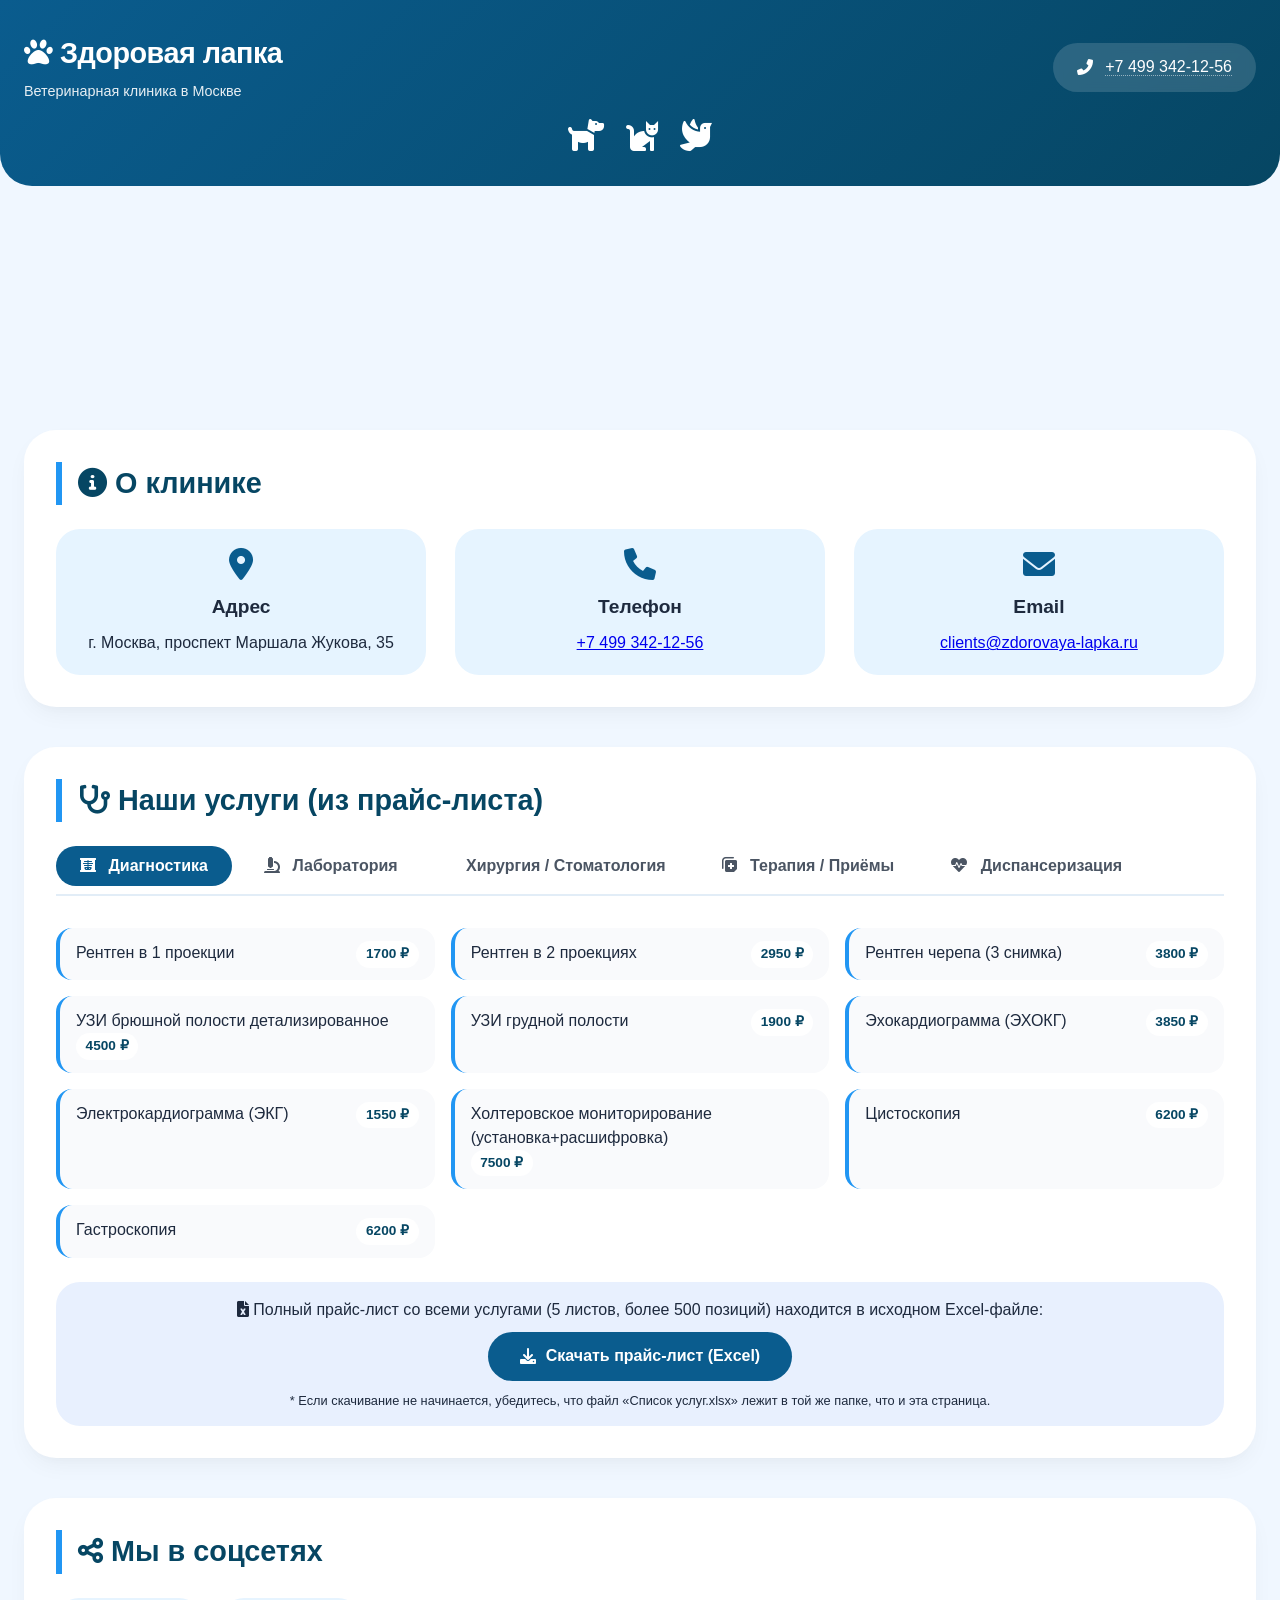
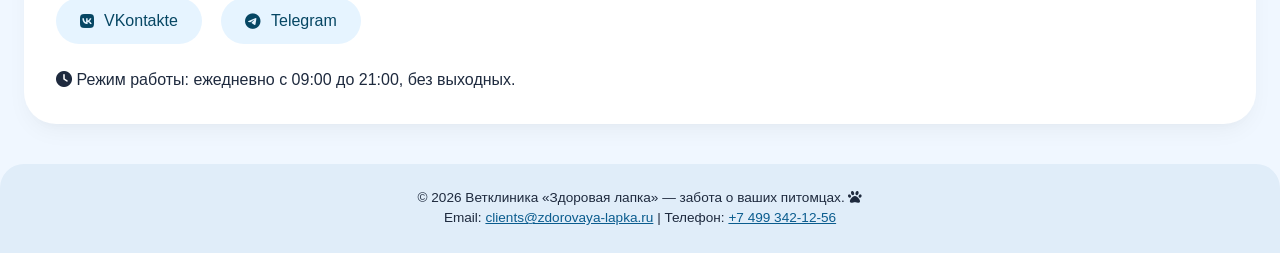
<file: hh.html>
<!DOCTYPE html>
<html lang="ru">
<head>
    <meta charset="UTF-8">
    <meta name="viewport" content="width=device-width, initial-scale=1.0, user-scalable=yes">
    <title>Ветклиника «Здоровая лапка» | Полный прайс из Excel</title>
    <!-- Font Awesome 6 -->
    <link rel="stylesheet" href="https://cdnjs.cloudflare.com/ajax/libs/font-awesome/6.0.0-beta3/css/all.min.css"&gt;
    <!-- Google Fonts Inter -->
    <link href="https://fonts.googleapis.com/css2?family=Inter:opsz,wght@14..32,300;14..32,400;14..32,600;14..32,700&display=swap&quot; rel="stylesheet">
    <style>
        * {
            margin: 0;
            padding: 0;
            box-sizing: border-box;
        }

        body {
            font-family: 'Inter', sans-serif;
            background: #f0f7ff;
            color: #1e2a3e;
            line-height: 1.5;
        }

        :root {
            --primary-blue: #0a5c8e;
            --primary-dark: #064663;
            --accent-blue: #2196f3;
            --light-blue: #e6f4ff;
            --gray-light: #f9fafc;
            --shadow: 0 10px 25px -5px rgba(0, 0, 0, 0.05), 0 8px 10px -6px rgba(0, 0, 0, 0.02);
        }

        .container {
            max-width: 1300px;
            margin: 0 auto;
            padding: 0 24px;
        }

        header {
            background: linear-gradient(135deg, var(--primary-blue), var(--primary-dark));
            color: white;
            padding: 2rem 0;
            border-bottom-left-radius: 2rem;
            border-bottom-right-radius: 2rem;
            margin-bottom: 2.5rem;
        }

        .header-content {
            display: flex;
            justify-content: space-between;
            align-items: center;
            flex-wrap: wrap;
            gap: 20px;
        }

        .logo h1 {
            font-size: 1.8rem;
            letter-spacing: -0.5px;
        }

        .logo p {
            font-size: 0.9rem;
            opacity: 0.9;
            margin-top: 6px;
        }

        .contacts-quick {
            background: rgba(255,255,255,0.15);
            padding: 0.8rem 1.5rem;
            border-radius: 60px;
            backdrop-filter: blur(4px);
        }

        .contacts-quick i {
            margin-right: 8px;
        }

        .contacts-quick a {
            color: white;
            text-decoration: none;
            border-bottom: 1px dotted rgba(255,255,255,0.5);
        }

        section {
            background: white;
            border-radius: 2rem;
            padding: 2rem;
            margin-bottom: 2.5rem;
            box-shadow: var(--shadow);
        }

        h2 {
            font-size: 1.8rem;
            margin-bottom: 1.5rem;
            color: var(--primary-dark);
            border-left: 6px solid var(--accent-blue);
            padding-left: 1rem;
        }

        .info-grid {
            display: flex;
            flex-wrap: wrap;
            gap: 1.8rem;
            justify-content: space-between;
        }

        .info-card {
            flex: 1;
            min-width: 200px;
            background: var(--light-blue);
            border-radius: 1.5rem;
            padding: 1.2rem;
            text-align: center;
        }

        .info-card i {
            font-size: 2rem;
            color: var(--primary-blue);
            margin-bottom: 0.8rem;
        }

        .info-card h3 {
            font-size: 1.2rem;
            margin-bottom: 0.6rem;
        }

        /* Вкладки услуг */
        .tabs {
            display: flex;
            flex-wrap: wrap;
            gap: 0.5rem;
            margin-bottom: 2rem;
            border-bottom: 2px solid #e2edf7;
            padding-bottom: 0.5rem;
        }

        .tab-btn {
            background: transparent;
            border: none;
            padding: 0.7rem 1.5rem;
            font-size: 1rem;
            font-weight: 600;
            color: #4b5563;
            cursor: pointer;
            border-radius: 40px;
			transition: all 0.2s;
        }

        .tab-btn i {
            margin-right: 8px;
        }

        .tab-btn.active {
            background: var(--primary-blue);
            color: white;
        }

        .tab-content {
            display: none;
            animation: fade 0.3s ease;
        }

        .tab-content.active {
            display: block;
        }

        @keyframes fade {
            from { opacity: 0; transform: translateY(5px);}
            to { opacity: 1; transform: translateY(0);}
        }

        .service-list {
            display: grid;
            grid-template-columns: repeat(auto-fill, minmax(300px, 1fr));
            gap: 1rem;
        }

        .service-item {
            background: #f9fafc;
            padding: 0.8rem 1rem;
            border-radius: 1rem;
            border-left: 4px solid var(--accent-blue);
            display: flex;
            justify-content: space-between;
            align-items: baseline;
            flex-wrap: wrap;
        }

        .service-name {
            font-weight: 500;
        }

        .service-price {
            font-weight: 700;
            color: var(--primary-dark);
            background: white;
            padding: 0.2rem 0.6rem;
            border-radius: 20px;
            font-size: 0.85rem;
        }

        .download-excel {
            background: #e8f0fe;
            border-radius: 1.5rem;
            padding: 1rem 1.5rem;
            text-align: center;
            margin-top: 1.5rem;
        }

        .btn-excel {
            display: inline-flex;
            align-items: center;
            gap: 10px;
            background: var(--primary-blue);
            color: white;
            padding: 0.8rem 2rem;
            border-radius: 40px;
            text-decoration: none;
            font-weight: 600;
            transition: 0.2s;
        }

        .btn-excel:hover {
            background: var(--primary-dark);
            transform: scale(1.02);
        }

        .social-links {
            display: flex;
            gap: 1.2rem;
            flex-wrap: wrap;
            margin-top: 1rem;
        }

        .social-btn {
            background: var(--light-blue);
            padding: 0.7rem 1.5rem;
            border-radius: 60px;
            text-decoration: none;
            color: var(--primary-dark);
            font-weight: 500;
            display: inline-flex;
            align-items: center;
            gap: 10px;
        }

        .social-btn:hover {
            background: var(--accent-blue);
            color: white;
        }

        footer {
            background: #e0edf9;
            text-align: center;
            padding: 1.5rem;
            border-radius: 1.5rem 1.5rem 0 0;
            margin-top: 2rem;
            font-size: 0.85rem;
        }

        .pet-banner {
            background: url('https://images.pexels.com/photos/4588055/pexels-photo-4588055.jpeg?auto=compress&cs=tinysrgb&w=1200&h=300&fit=crop') center/cover no-repeat;
            height: 180px;
            border-radius: 1.5rem;
            margin-bottom: 1.5rem;
        }

        max-width: 700px {
            .header-content {
                flex-direction: column;
                text-align: center;
            }
            .tabs {
                justify-content: center;
            }
            .service-item {
                flex-direction: column;
                gap: 8px;
            }
        }
    </style>
</head>
<body>
<header>
    <div class="container">
        <div class="header-content">
            <div class="logo">
                <h1><i class="fas fa-paw"></i> Здоровая лапка</h1>
                <p>Ветеринарная клиника в Москве</p>
            </div>
            <div class="contacts-quick">
                <i class="fas fa-phone-alt"></i> <a href="tel:+74993421256">+7 499 342-12-56</a>
            </div>
        </div>
        <div
		style="text-align: center; margin-top: 1rem;">
            <i class="fas fa-dog" style="font-size: 2rem; margin: 0 0.5rem;"></i>
            <i class="fas fa-cat" style="font-size: 2rem; margin: 0 0.5rem;"></i>
            <i class="fas fa-dove" style="font-size: 2rem; margin: 0 0.5rem;"></i>
        </div>
    </div>
</header>

<main class="container">
    <!-- Баннер с картинкой -->
    <div class="pet-banner"></div>

    <!-- Контактная информация -->
    <section>
        <h2><i class="fas fa-info-circle"></i> О клинике</h2>
        <div class="info-grid">
            <div class="info-card">
                <i class="fas fa-map-marker-alt"></i>
                <h3>Адрес</h3>
                <span>г. Москва, проспект Маршала Жукова, 35</span>
            </div>
            <div class="info-card">
                <i class="fas fa-phone"></i>
                <h3>Телефон</h3>
                <a href="tel:+74993421256">+7 499 342-12-56</a>
            </div>
            <div class="info-card">
                <i class="fas fa-envelope"></i>
                <h3>Email</h3>
                <a href="mailto:clients@zdorovaya-lapka.ru">clients@zdorovaya-lapka.ru</a>
            </div>
        </div>
    </section>

    <!-- Услуги из Excel-файла (категории) -->
    <section>
        <h2><i class="fas fa-stethoscope"></i> Наши услуги (из прайс-листа)</h2>
        <div class="tabs">
            <button class="tab-btn active" data-tab="diagnostics"><i class="fas fa-x-ray"></i> Диагностика</button>
            <button class="tab-btn" data-tab="laboratory"><i class="fas fa-microscope"></i> Лаборатория</button>
            <button class="tab-btn" data-tab="surgery"><i class="fas fa-scalpel"></i> Хирургия / Стоматология</button>
            <button class="tab-btn" data-tab="therapy"><i class="fas fa-notes-medical"></i> Терапия / Приёмы</button>
            <button class="tab-btn" data-tab="dispensary"><i class="fas fa-heartbeat"></i> Диспансеризация</button>
        </div>

        <!-- Диагностика (Рентген, УЗИ, ЭКГ) -->
        <div id="diagnostics" class="tab-content active">
            <div class="service-list">
                <div class="service-item"><span class="service-name">Рентген в 1 проекции</span><span class="service-price">1700 ₽</span></div>
                <div class="service-item"><span class="service-name">Рентген в 2 проекциях</span><span class="service-price">2950 ₽</span></div>
                <div class="service-item"><span class="service-name">Рентген черепа (3 снимка)</span><span class="service-price">3800 ₽</span></div>
                <div class="service-item"><span class="service-name">УЗИ брюшной полости детализированное</span><span class="service-price">4500 ₽</span></div>
                <div class="service-item"><span class="service-name">УЗИ грудной полости</span><span class="service-price">1900 ₽</span></div>
                <div class="service-item"><span class="service-name">Эхокардиограмма (ЭХОКГ)</span><span class="service-price">3850 ₽</span></div>
                <div class="service-item"><span class="service-name">Электрокардиограмма (ЭКГ)</span><span class="service-price">1550 ₽</span></div>
                <div class="service-item"><span class="service-name">Холтеровское мониторирование (установка+расшифровка)</span><span class="service-price">7500 ₽</span></div>
                <div class="service-item"><span class="service-name">Цистоскопия</span><span class="service-price">6200 ₽</span></div>
                <div class="service-item"><span class="service-name">Гастроскопия</span><span class="service-price">6200 ₽</span></div>
            </div>
        </div>

        <!-- Лабораторная диагностика -->
        <div id="laboratory" class="tab-content">
            <div class="service-list">
                <div class="service-item"><span class="service-name">Общий клинический анализ крови</span><span class="service-price">2000 ₽</span></div>
                <div class="service-item"><span class="service-name">Биохимия (1показатель)</span><span class="service-price">210 ₽</span></div>
                <div class="service-item"><span class="service-name">Коагулограмма</span><span class="service-price">2500 ₽</span></div>
                <div class="service-item"><span class="service-name">Общий анализ мочи</span><span class="service-price">780 ₽</span></div>
                <div class="service-item"><span class="service-name">Гистологическое исследование (до 6 блоков)</span><span class="service-price">4700 ₽</span></div>
                <div class="service-item"><span class="service-name">ПЦР на инфекции (кошки/собаки)</span><span class="service-price">1350 ₽</span></div>
                <div class="service-item"><span class="service-name">Посев мочи на флору + антибиотикограмма</span><span class="service-price">1950 ₽</span></div>
                <div class="service-item"><span class="service-name">С-реактивный белок (собаки)</span><span class="service-price">2400 ₽</span></div>
                <div class="service-item"><span class="service-name">Т4 общий (гормон)</span><span class="service-price">1700 ₽</span></div>
            </div>
        </div>

        <!-- Хирургия и стоматология -->
        <div id="surgery" class="tab-content">
            <div class="service-list">
                <div class="service-item"><span class="service-name">Кастрация кота (риск 1, пакет)</span><span class="service-price">11000 ₽</span></div>
                <div class="service-item"><span class="service-name">Стерилизация кошки (риск 1, пакет)</span><span class="service-price">11000 ₽</span></div>
                <div class="service-item"><span class="service-name">Остеосинтез при переломе (до 10 кг)</span><span class="service-price">21000 ₽</span></div>
                <div class="service-item"><span class="service-name">Удаление зубного камня (1 зуб, 3 степень)</span><span class="service-price">250 ₽</span></div>
                <div class="service-item"><span class="service-name">Эндодонтическое лечение клыка (собака до 5 кг)</span><span class="service-price">6300 ₽</span></div>
                <div class="service-item"><span class="service-name">Резекция новообразования кожи (2-4 см)</span><span class="service-price">6200 ₽</span></div>
                <div class="service-item"><span class="service-name">Кесарево сечение (собака до 10 кг)</span><span class="service-price">21550 ₽</span></div>
                <div class="service-item"><span class="service-name">Анестезиологическое пособие (1 степень риска)</span><span class="service-price">5000 ₽</span></div>
            </div>
        </div>

        <!-- Терапия и приёмы -->
        <div id="therapy" class="tab-content">
            <div class="service-list">
                <div class="service-item"><span class="service-name">Первичный приём терапевта</span><span class="service-price">3150 ₽</span></div>
                <div class="service-item"><span class="service-name">Приём кардиолога (первичный)</span><span class="service-price">3700 ₽</span></div>
                <div class="service-item"><span class="service-name">Вакцинация импортной вакциной (полный комплекс)</span><span class="service-price">4500 ₽</span></div>
                <div class="service-item"><span class="service-name">Чипирование стандартным чипом + регистрация</span><span class="service-price">2450 ₽</span></div>
                <div class="service-item"><span class="service-name">Капельница (в/в введение препаратов)</span><span class="service-price">2100 ₽</span></div>
                <div class="service-item"><span class="service-name">УЗИ-контроль + пункционная биопсия</span><span class="service-price">5750 ₽</span></div>
                <div class="service-item"><span class="service-name">Содержание в стационаре (день)</span><span class="service-price">510 ₽</span></div>
                <div class="service-item"><span class="service-name">Консультация диетолога (составление рациона BARF)</span><span class="service-price">4750 ₽</span></div>
            </div>
        </div>
		<!-- Диспансеризация -->
        <div id="dispensary" class="tab-content">
            <div class="service-list">
                <div class="service-item"><span class="service-name">Пакет диспансеризация (кошки/собаки) – приём терапевта, ОКА, биохимия, рентген грудной клетки, УЗИ брюшной полости, ЭХОКГ, ЭКГ, тонометрия</span><span class="service-price">16900 ₽</span></div>
                <div class="service-item"><span class="service-name">* Отдельно: рентген грудной клетки (пакет)</span><span class="service-price">2300 ₽</span></div>
                <div class="service-item"><span class="service-name">* Отдельно: УЗИ брюшной полости (пакет)</span><span class="service-price">2300 ₽</span></div>
                <div class="service-item"><span class="service-name">* Отдельно: ЭХОКГ (пакет)</span><span class="service-price">2300 ₽</span></div>
                <div class="service-item"><span class="service-name">* Отдельно: ЭКГ (пакет)</span><span class="service-price">2300 ₽</span></div>
            </div>
        </div>

        <!-- Блок скачивания полного Excel-файла -->
        <div class="download-excel">
            <p style="margin-bottom: 10px;"><i class="fas fa-file-excel"></i> Полный прайс-лист со всеми услугами (5 листов, более 500 позиций) находится в исходном Excel-файле:</p>
            <a href="Список услуг.xlsx" download class="btn-excel"><i class="fas fa-download"></i> Скачать прайс-лист (Excel)</a>
            <p style="font-size: 0.8rem; margin-top: 10px;">* Если скачивание не начинается, убедитесь, что файл «Список услуг.xlsx» лежит в той же папке, что и эта страница.</p>
        </div>
    </section>

    <!-- Соцсети -->
    <section>
        <h2><i class="fas fa-share-alt"></i> Мы в соцсетях</h2>
        <div class="social-links">
            <a href="https://vk.com/zdoravaya_lapka&quot; target="_blank" class="social-btn"><i class="fab fa-vk"></i> VKontakte</a>
            <a href="https://t.me/+WqKcasdRe-VQyYasasd&quot; target="_blank" class="social-btn"><i class="fab fa-telegram"></i> Telegram</a>
        </div>
        <div style="margin-top: 1.5rem;">
            <i class="fas fa-clock"></i> Режим работы: ежедневно с 09:00 до 21:00, без выходных.
        </div>
    </section>
</main>

<footer>
    <p>© 2026 Ветклиника «Здоровая лапка» — забота о ваших питомцах. <i class="fas fa-paw"></i></p>
    <p>Email: <a href="mailto:clients@zdorovaya-lapka.ru" style="color: #0a5c8e;">clients@zdorovaya-lapka.ru</a> | Телефон: <a href="tel:+74993421256" style="color: #0a5c8e;">+7 499 342-12-56</a></p>
</footer>

<script>
    // Переключение вкладок
    const tabBtns = document.querySelectorAll('.tab-btn');
    const tabContents = document.querySelectorAll('.tab-content');

    tabBtns.forEach(btn => {
        btn.addEventListener('click', () => {
            const tabId = btn.getAttribute('data-tab');
            // деактивировать все кнопки и контенты
            tabBtns.forEach(b => b.classList.remove('active'));
            tabContents.forEach(c => c.classList.remove('active'));
            btn.classList.add('active');
            document.getElementById(tabId).classList.add('active');
        });
    });
</script>
</body>
</html>
</file>
